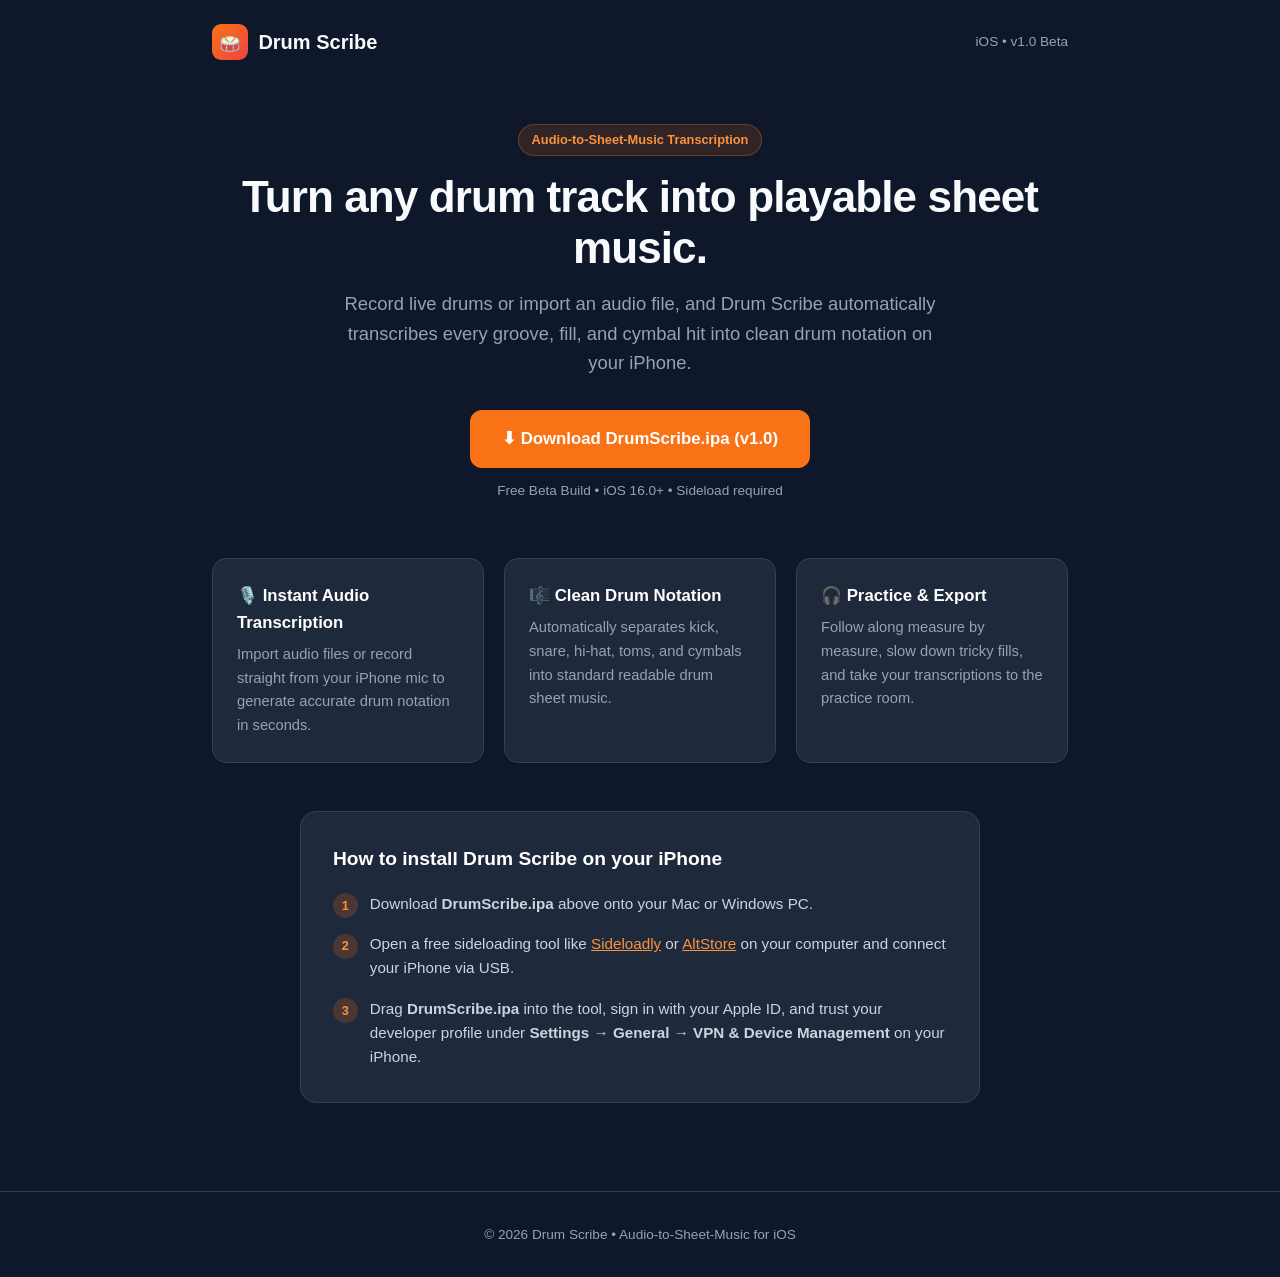
<file: drum-scribe.html>
<!DOCTYPE html>
<html lang="en">
<head>
  <meta charset="UTF-8" />
  <meta name="viewport" content="width=device-width, initial-scale=1.0" />
  <title>Drum Scribe — Audio to Drum Sheet Music for iOS</title>
  <style>
    :root {
      --bg: #0f172a;
      --surface: #1e293b;
      --text: #f8fafc;
      --muted: #94a3b8;
      --primary: #f97316;
      --primary-hover: #ea580c;
      --border: #334155;
    }

    * {
      box-sizing: border-box;
      margin: 0;
      padding: 0;
      font-family: -apple-system, BlinkMacSystemFont, "Segoe UI", Roboto, sans-serif;
    }

    body {
      background-color: var(--bg);
      color: var(--text);
      line-height: 1.6;
      display: flex;
      flex-direction: column;
      min-height: 100vh;
    }

    header {
      padding: 1.5rem 2rem;
      display: flex;
      justify-content: space-between;
      align-items: center;
      max-width: 920px;
      margin: 0 auto;
      width: 100%;
    }

    .logo {
      font-weight: 700;
      font-size: 1.25rem;
      display: flex;
      align-items: center;
      gap: 0.65rem;
    }

    .app-icon {
      width: 36px;
      height: 36px;
      background: linear-gradient(135deg, #f97316, #ef4444);
      border-radius: 9px;
      display: flex;
      align-items: center;
      justify-content: center;
      font-size: 1.1rem;
    }

    main {
      flex: 1;
      max-width: 920px;
      margin: 0 auto;
      padding: 2.5rem 2rem;
      text-align: center;
    }

    .badge {
      display: inline-block;
      background: rgba(249, 115, 22, 0.15);
      color: #fb923c;
      font-size: 0.8rem;
      font-weight: 600;
      padding: 0.3rem 0.8rem;
      border-radius: 999px;
      margin-bottom: 1rem;
      border: 1px solid rgba(249, 115, 22, 0.3);
    }

    h1 {
      font-size: 2.75rem;
      line-height: 1.15;
      margin-bottom: 1rem;
      letter-spacing: -0.02em;
    }

    .subtitle {
      font-size: 1.15rem;
      color: var(--muted);
      max-width: 620px;
      margin: 0 auto 2rem;
    }

    .btn-download {
      display: inline-flex;
      align-items: center;
      gap: 0.6rem;
      background: var(--primary);
      color: #fff;
      padding: 1rem 2rem;
      border-radius: 12px;
      font-weight: 600;
      font-size: 1.05rem;
      text-decoration: none;
      transition: background 0.2s, transform 0.1s;
      margin-bottom: 0.75rem;
    }

    .btn-download:hover {
      background: var(--primary-hover);
    }

    .btn-download:active {
      transform: scale(0.98);
    }

    .meta {
      font-size: 0.85rem;
      color: var(--muted);
      margin-bottom: 3.5rem;
    }

    .features {
      display: grid;
      grid-template-columns: repeat(auto-fit, minmax(240px, 1fr));
      gap: 1.25rem;
      text-align: left;
      margin-bottom: 3rem;
    }

    .card {
      background: var(--surface);
      padding: 1.5rem;
      border-radius: 14px;
      border: 1px solid var(--border);
    }

    .card h3 {
      font-size: 1.05rem;
      margin-bottom: 0.4rem;
      color: #fff;
    }

    .card p {
      font-size: 0.92rem;
      color: var(--muted);
    }

    .install-box {
      background: var(--surface);
      border: 1px solid var(--border);
      border-radius: 16px;
      padding: 2rem;
      text-align: left;
      max-width: 680px;
      margin: 0 auto;
    }

    .install-box h2 {
      font-size: 1.2rem;
      margin-bottom: 1.1rem;
      color: #fff;
    }

    .steps {
      list-style: none;
      counter-reset: step-counter;
    }

    .steps li {
      counter-increment: step-counter;
      margin-bottom: 1rem;
      padding-left: 2.3rem;
      position: relative;
      color: #cbd5e1;
      font-size: 0.95rem;
    }

    .steps li:last-child {
      margin-bottom: 0;
    }

    .steps li::before {
      content: counter(step-counter);
      position: absolute;
      left: 0;
      top: 0.1rem;
      width: 1.55rem;
      height: 1.55rem;
      background: rgba(249, 115, 22, 0.2);
      color: #fb923c;
      font-weight: 700;
      font-size: 0.8rem;
      border-radius: 50%;
      display: flex;
      align-items: center;
      justify-content: center;
    }

    footer {
      text-align: center;
      padding: 2rem;
      color: var(--muted);
      font-size: 0.85rem;
      border-top: 1px solid var(--border);
      margin-top: 3rem;
    }
  </style>
</head>
<body>

  <header>
    <div class="logo">
      <div class="app-icon">🥁</div>
      <span>Drum Scribe</span>
    </div>
    <span style="font-size: 0.85rem; color: var(--muted);">iOS • v1.0 Beta</span>
  </header>

  <main>
    <span class="badge">Audio-to-Sheet-Music Transcription</span>
    <h1>Turn any drum track into playable sheet music.</h1>
    <p class="subtitle">
      Record live drums or import an audio file, and Drum Scribe automatically transcribes every groove, fill, and cymbal hit into clean drum notation on your iPhone.
    </p>

    <a href="DrumScribe.ipa" download class="btn-download">
      ⬇ Download DrumScribe.ipa (v1.0)
    </a>
    <div class="meta">Free Beta Build • iOS 16.0+ • Sideload required</div>

    <section class="features">
      <div class="card">
        <h3>🎙️ Instant Audio Transcription</h3>
        <p>Import audio files or record straight from your iPhone mic to generate accurate drum notation in seconds.</p>
      </div>
      <div class="card">
        <h3>🎼 Clean Drum Notation</h3>
        <p>Automatically separates kick, snare, hi-hat, toms, and cymbals into standard readable drum sheet music.</p>
      </div>
      <div class="card">
        <h3>🎧 Practice & Export</h3>
        <p>Follow along measure by measure, slow down tricky fills, and take your transcriptions to the practice room.</p>
      </div>
    </section>

    <div class="install-box">
      <h2>How to install Drum Scribe on your iPhone</h2>
      <ol class="steps">
        <li>Download <strong>DrumScribe.ipa</strong> above onto your Mac or Windows PC.</li>
        <li>Open a free sideloading tool like <a href="https://sideloadly.io" target="_blank" style="color: #fb923c;">Sideloadly</a> or <a href="https://altstore.io" target="_blank" style="color: #fb923c;">AltStore</a> on your computer and connect your iPhone via USB.</li>
        <li>Drag <strong>DrumScribe.ipa</strong> into the tool, sign in with your Apple ID, and trust your developer profile under <strong>Settings → General → VPN & Device Management</strong> on your iPhone.</li>
      </ol>
    </div>
  </main>

  <footer>
    &copy; 2026 Drum Scribe • Audio-to-Sheet-Music for iOS
  </footer>

</body>
</html>
</file>
